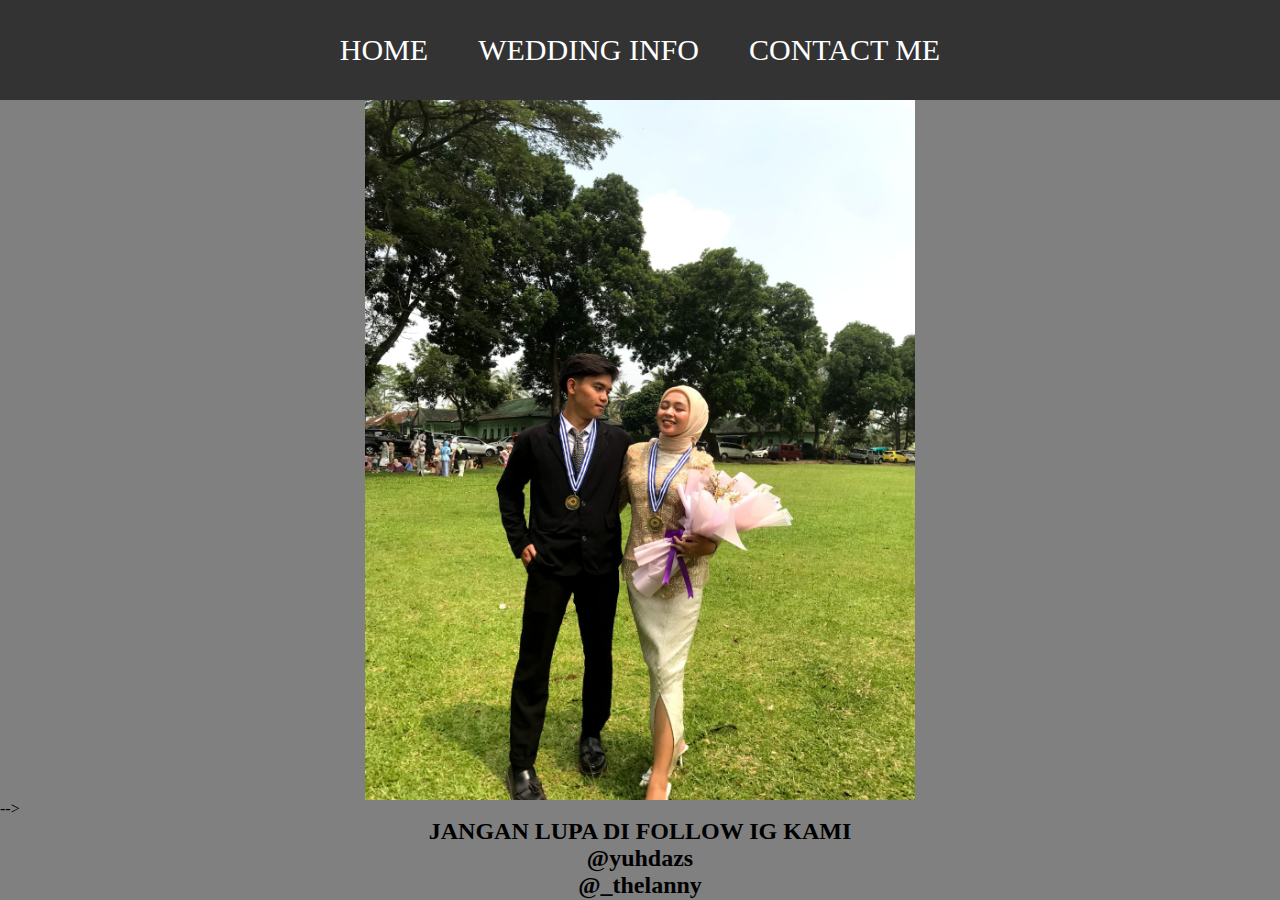
<file: index.html>
<html>
    <head>
        <title>WEB YUHDA</title>
        <link rel="stylesheet" href="style.css" />
    </head>
    <body>
        <!-- NAVIGATION BAR -->
        <div class="container-yuhda">
            <ul class="ul-navbar">

                <li class="li-navbar">
                    <a href="#"class="a-navbar">HOME</a>
                </li>

                <li class="li-navbar">
                    <a href="wedding.html" class="a-navbar">WEDDING INFO</a>
                </li>

                <li class="li-navbar">
                    <a href="contact.html" class="a-navbar">CONTACT ME</a> 
                </li>

            </ul>
        </div>

        <!-- FOTO YUHDA BAR END -->
         <div class="container-content"> 
            <a href="https://www.instagram.com/yuhdazs">
                <img src="thelanny7.jpg" class="img-yuhda" />
            </a>
         </div>
        <!-- FOTO YUHDA 1 END -->                                                                                                                         -->

        <!-- FOLLOW  -->
         <div class="container-follow">
            <h2 class="h2-follow">JANGAN LUPA DI FOLLOW IG KAMI</h2>
         </div>
        <!-- FOLLOW END  -->

        <!-- FOLLOW 2 -->
         <div class="container-FOLLOW2">
            <ul class="ul-FOLLOW2">
              <li class="li-FOLLOW2"><h2>@yuhdazs</h2></li>
            </ul>
        </div>
        <!-- FOLLOW2 END  -->

        <!-- FOLLOW3 -->
         <div class="container-FOLLOW3">
            <ul class="ul-FOLLOW3">
              <li class="li-FOLLOW3"><h2>@_thelanny</h2></li>
            </ul>
        </div>
        <!-- FOLLOW3 END  -->
    </body>
</html>
</file>
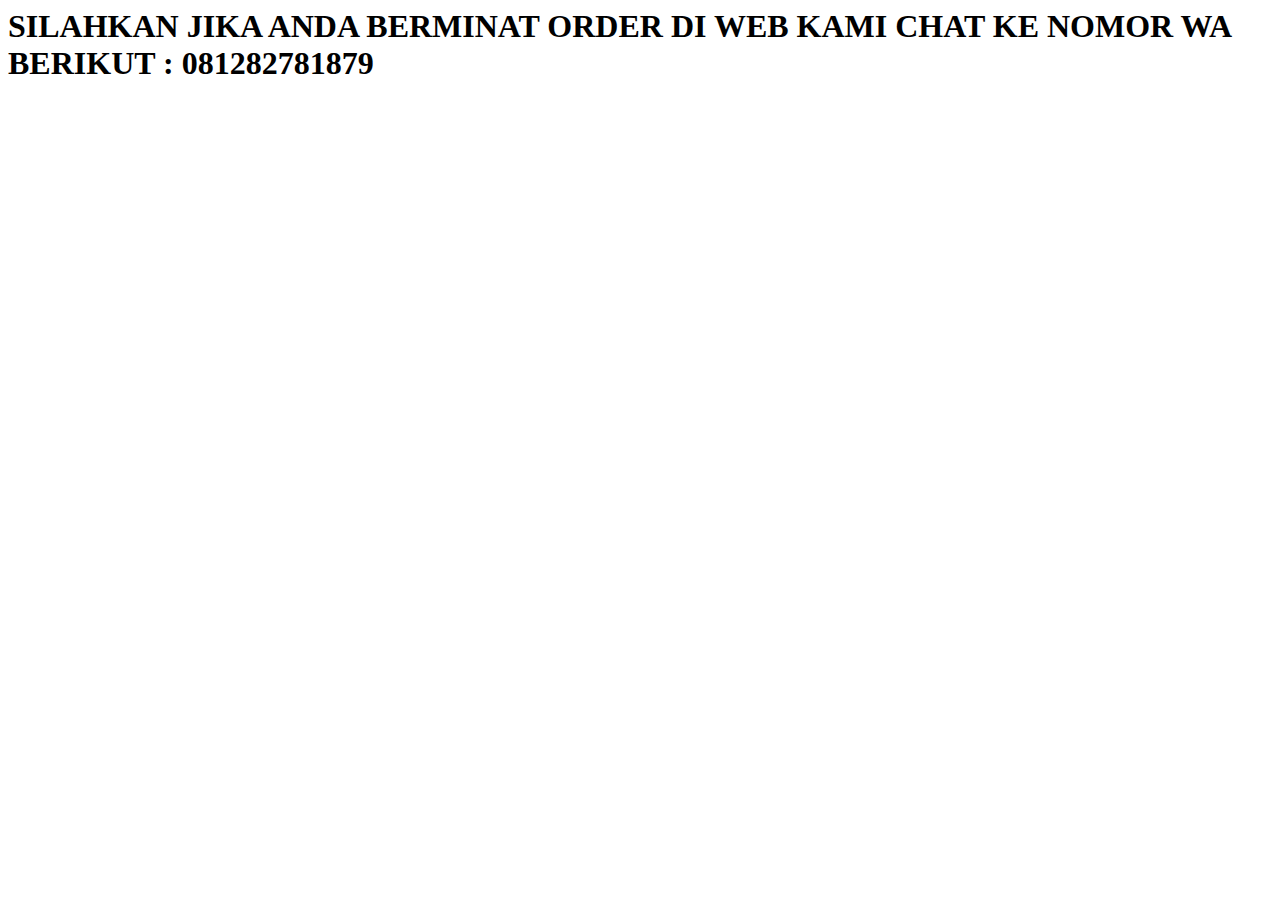
<file: contact.html>
<html>
    <head>
    <title>CONTACT ME</title>
    </head>
    <body>
        <h1>SILAHKAN JIKA ANDA BERMINAT ORDER DI WEB KAMI CHAT KE NOMOR WA BERIKUT : 081282781879</h1>
    </body>
</html>
</file>
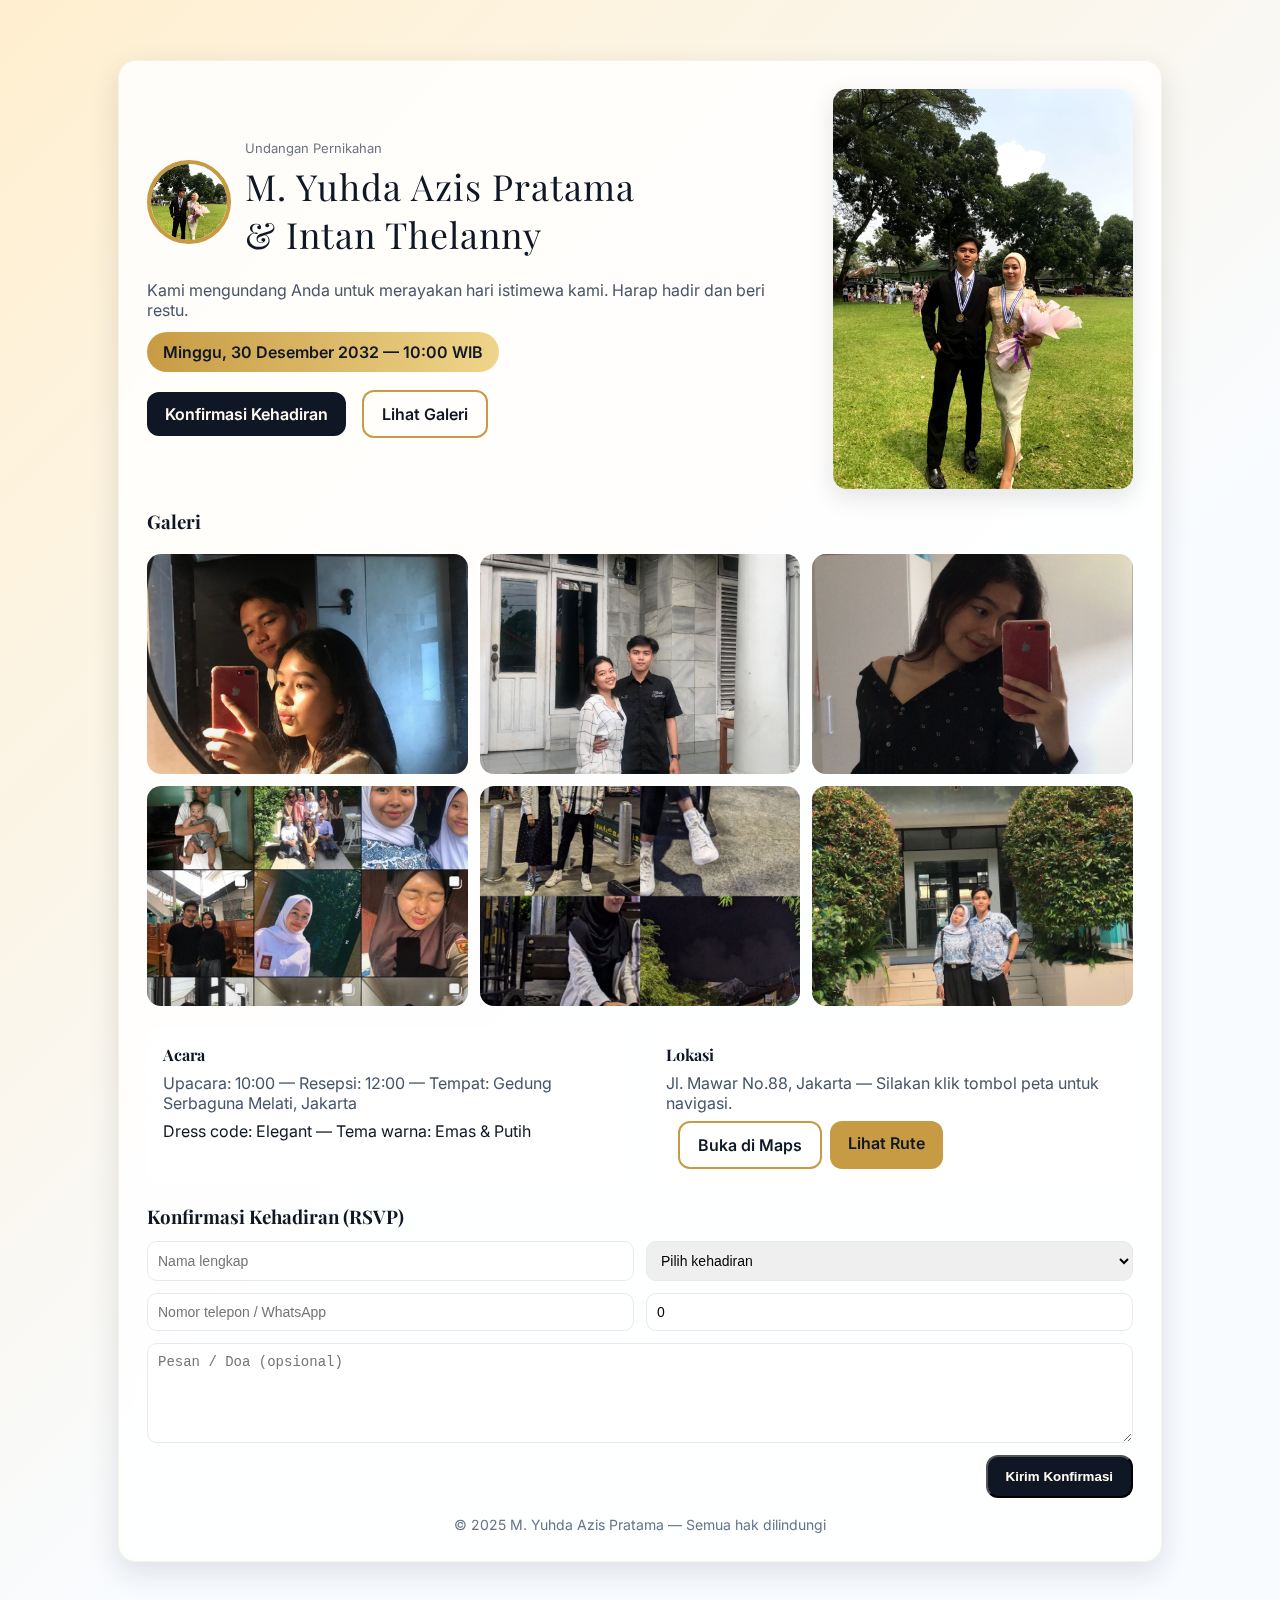
<file: wedding.html>
<!doctype html>
<html lang="id">
<head>
  <meta charset="utf-8" />
  <meta name="viewport" content="width=device-width, initial-scale=1" />
  <title>Undangan Pernikahan — Mewah</title>
  <link href="https://fonts.googleapis.com/css2?family=Playfair+Display:wght@400;700&family=Inter:wght@300;400;600&display=swap" rel="stylesheet">
  <style>
    :root{
      --gold: #c79b43;
      --cream: #fffaf0;
      --deep: #0f1724;
      --accent: #ffefcf;
    }
    *{box-sizing:border-box}
    body{margin:0;font-family:Inter,system-ui,-apple-system,"Segoe UI",Roboto,"Helvetica Neue",Arial;background:linear-gradient(135deg,var(--accent),#f8fbff 60%);color:var(--deep);}
    .container{max-width:1100px;margin:32px auto;padding:28px}

    /* Card */
    .card{background:rgba(255,255,255,0.85);backdrop-filter:blur(6px);border-radius:18px;padding:28px;box-shadow:0 10px 30px rgba(15,23,36,0.12);border:1px solid rgba(199,155,67,0.12)}

    /* Header */
    .hero{display:flex;gap:24px;align-items:center}
    .hero-left{flex:1}
    .names{font-family:'Playfair Display',serif;font-size:36px;margin:6px 0;color:var(--deep);letter-spacing:1px}
    .subtitle{color:#475569;margin-bottom:12px}
    .date-pill{display:inline-block;padding:10px 16px;background:linear-gradient(90deg,var(--gold),#efd58a);color:var(--deep);border-radius:999px;font-weight:600}
    .cta-row{margin-top:18px}
    .btn{display:inline-block;padding:12px 18px;border-radius:12px;text-decoration:none;font-weight:600}
    .btn-primary{background:var(--deep);color:var(--cream);}
    .btn-outline{border:2px solid var(--gold);color:var(--deep);background:transparent;margin-left:12px}

    /* Photo grid */
    .gallery{display:grid;grid-template-columns:repeat(3,1fr);gap:12px;margin-top:20px}
    .photo{height:220px;border-radius:14px;overflow:hidden;position:relative}
    .photo img{width:100%;height:100%;object-fit:cover;display:block;transition:transform .8s cubic-bezier(.2,.9,.3,1)}
    .photo:hover img{transform:scale(1.06)}
    .photo::after{content:'';position:absolute;inset:0;box-shadow:inset 0 -40px 60px rgba(0,0,0,0.08)}

    /* Details and map */
    .details{display:flex;gap:20px;margin-top:22px}
    .details > div{flex:1}
    .info{padding:16px;background:linear-gradient(180deg,rgba(255,255,255,0.9),rgba(255,255,255,0.75));border-radius:12px}

    /* RSVP form */
    form{display:grid;grid-template-columns:1fr 1fr;gap:12px;margin-top:12px}
    input,textarea,select{padding:10px;border-radius:10px;border:1px solid #e6e9ef;font-size:14px}
    textarea{grid-column:1/ -1;min-height:100px}
    .rsvp-submit{grid-column:1/ -1;display:flex;justify-content:flex-end}

    /* Footer */
    footer{margin-top:18px;text-align:center;color:#64748b;font-size:14px}

    /* Responsive */
    @media (max-width:880px){
      .hero{flex-direction:column;align-items:flex-start}
      .gallery{grid-template-columns:repeat(2,1fr)}
      form{grid-template-columns:1fr}
    }
    @media (max-width:480px){
      .names{font-size:28px}
      .photo{height:160px}
    }
  </style>
</head>
<body>
  <div class="container">
    <div class="card">
      <div class="hero">
        <div class="hero-left">
          <div style="display:flex;align-items:center;gap:14px">
            <div style="width:84px;height:84px;border-radius:50%;overflow:hidden;border:4px solid var(--gold);flex-shrink:0">
              <img src="thelanny7.jpg" alt="couple" style="width:100%;height:100%;object-fit:cover;display:block">
            </div>
            <div>
              <div style="font-size:13px;color:#6b7280">Undangan Pernikahan</div>
              <div class="names">M. Yuhda Azis Pratama<br>&amp; Intan Thelanny</div>
            </div>
          </div>
          <p class="subtitle">Kami mengundang Anda untuk merayakan hari istimewa kami. Harap hadir dan beri restu.</p>
          <div class="date-pill">Minggu, 30 Desember 2032 — 10:00 WIB</div>
          <div class="cta-row">
            <a class="btn btn-primary" href="#rsvp">Konfirmasi Kehadiran</a>
            <a class="btn btn-outline" href="#gallery">Lihat Galeri</a>
          </div>
        </div>
        <div style="width:300px;flex-shrink:0">
          <div style="border-radius:14px;overflow:hidden;box-shadow:0 8px 24px rgba(17, 26, 40, 0.12);">
            <img src="thelanny3.jpg" alt="venue" style="width:100%;height:100%;object-fit:cover;display:block">
          </div>
        </div>
      </div>

      <section id="gallery" style="margin-top:20px">
        <h3 style="margin:0 0 8px 0;font-family:'Playfair Display',serif">Galeri</h3>
        <div class="gallery">
          <div class="photo"><img src="thelanny1.jpg" alt="photo1"></div>
          <div class="photo"><img src="thelanny2.jpg" alt="photo2"></div>
          <div class="photo"><img src="thelanny8.jpg" alt="photo3"></div>
          <div class="photo"><img src="thelanny4.jpg" alt="photo4"></div>
          <div class="photo"><img src="thelanny5.jpg" alt="photo4"></div>
          <div class="photo"><img src="thelanny6.jpg" alt="photo4"></div>
      </section>

      <div class="details">
        <div class="info">
          <h4 style="margin:0 0 8px 0;font-family:'Playfair Display',serif">Acara</h4>
          <p style="margin:0 0 8px 0;color:#475569">Upacara: 10:00 — Resepsi: 12:00 — Tempat: Gedung Serbaguna Melati, Jakarta</p>
          <p style="margin:0 0 8px 0">Dress code: Elegant — Tema warna: Emas & Putih</p>
        </div>
        <div class="info">
          <h4 style="margin:0 0 8px 0;font-family:'Playfair Display',serif">Lokasi</h4>
          <p style="margin:0 0 8px 0;color:#475569">Jl. Mawar No.88, Jakarta — Silakan klik tombol peta untuk navigasi.</p>
          <div style="display:flex;gap:8px;margin-top:8px">
            <a class="btn btn-outline" href="https://maps.google.com" target="_blank">Buka di Maps</a>
            <a class="btn" style="background:var(--gold);color:var(--deep);border-radius:12px" href="#">Lihat Rute</a>
          </div>
        </div>
      </div>

      <section id="rsvp" style="margin-top:18px">
        <h3 style="font-family:'Playfair Display',serif;margin-bottom:8px">Konfirmasi Kehadiran (RSVP)</h3>
        <form onsubmit="handleRSVP(event)">
          <input type="text" id="name" placeholder="Nama lengkap" required>
          <select id="attend" required>
            <option value="">Pilih kehadiran</option>
            <option value="hadir">Hadir</option>
            <option value="tidak">Tidak bisa hadir</option>
          </select>
          <input type="text" id="phone" placeholder="Nomor telepon / WhatsApp" required>
          <input type="number" id="guests" placeholder="Jumlah tamu" min="0" value="0">
          <textarea id="notes" placeholder="Pesan / Doa (opsional)"></textarea>
          <div class="rsvp-submit"><button type="submit" class="btn btn-primary">Kirim Konfirmasi</button></div>
        </form>
        <p id="rsvp-msg" style="margin-top:10px;color:green;display:none">Terima kasih! Konfirmasi Anda telah kami terima.</p>
      </section>

      <footer>
        <p style="margin:12px 0 0 0">© 2025 M. Yuhda Azis Pratama — Semua hak dilindungi</p>
      </footer>
    </div>
  </div>

  <script>
    function handleRSVP(e){
      e.preventDefault();
      // Ambil nilai
      const name=document.getElementById('name').value.trim();
      const attend=document.getElementById('attend').value;
      const phone=document.getElementById('phone').value.trim();
      const guests=document.getElementById('guests').value;
      const notes=document.getElementById('notes').value.trim();

      // Simple validation
      if(!name||!attend||!phone){
        alert('Mohon lengkapi nama, status kehadiran, dan nomor telepon.');
        return;
      }

      // Simpan ke localStorage sebagai simulasi
      const db=JSON.parse(localStorage.getItem('rsvps')||'[]');
      db.push({name,attend,phone,guests,notes,date:new Date().toISOString()});
      localStorage.setItem('rsvps',JSON.stringify(db));

      document.getElementById('rsvp-msg').style.display='block';
      e.target.reset();
      setTimeout(()=>{document.getElementById('rsvp-msg').style.display='none'},4500);
    }
  </script>
</body>
</html>
</file>
<file: style.css>
*,
html{
    margin: 0;
    padding: 0;
}

body{
    background-color: grey;
}

.container-yuhda {
    background-color: #333;
    width: 100%;
    height: 100px;
}

.ul-navbar {
    display: flex;
    height: 100px;
    justify-content: center;
    align-items: center;
}

.li-navbar {
    list-style-type: none ;
    padding: 20px;
    margin: 5px;
    color: white;
    font-size: 30px ;
}

.li-navbar:hover{
    background-color: blue;
    border-radius: 10px;
}

.a-navbar{
    color: white;
    text-decoration: none;
}

.container-content {
 display: flex;
 justify-content: center;
 align-items: center;
}

.img-yuhda {
 width: 550px ;
 height: 700px ;
}

.container-follow {
 display: flex;
 justify-content: center;
 align-items: center;
}

.h2-follow {
 
}

.container-FOLLOW2 {

}

.ul-FOLLOW2 {
     display: flex;
     justify-content: center;
     align-items: center;
}

.li-FOLLOW2 {
     list-style-type: none ;
}

.container-FOLLOW3 {

}

.ul-FOLLOW3 {
     display: flex;
     justify-content: center;
     align-items: center;
}

.li-FOLLOW3 {
     list-style-type: none ;
}
</file>
